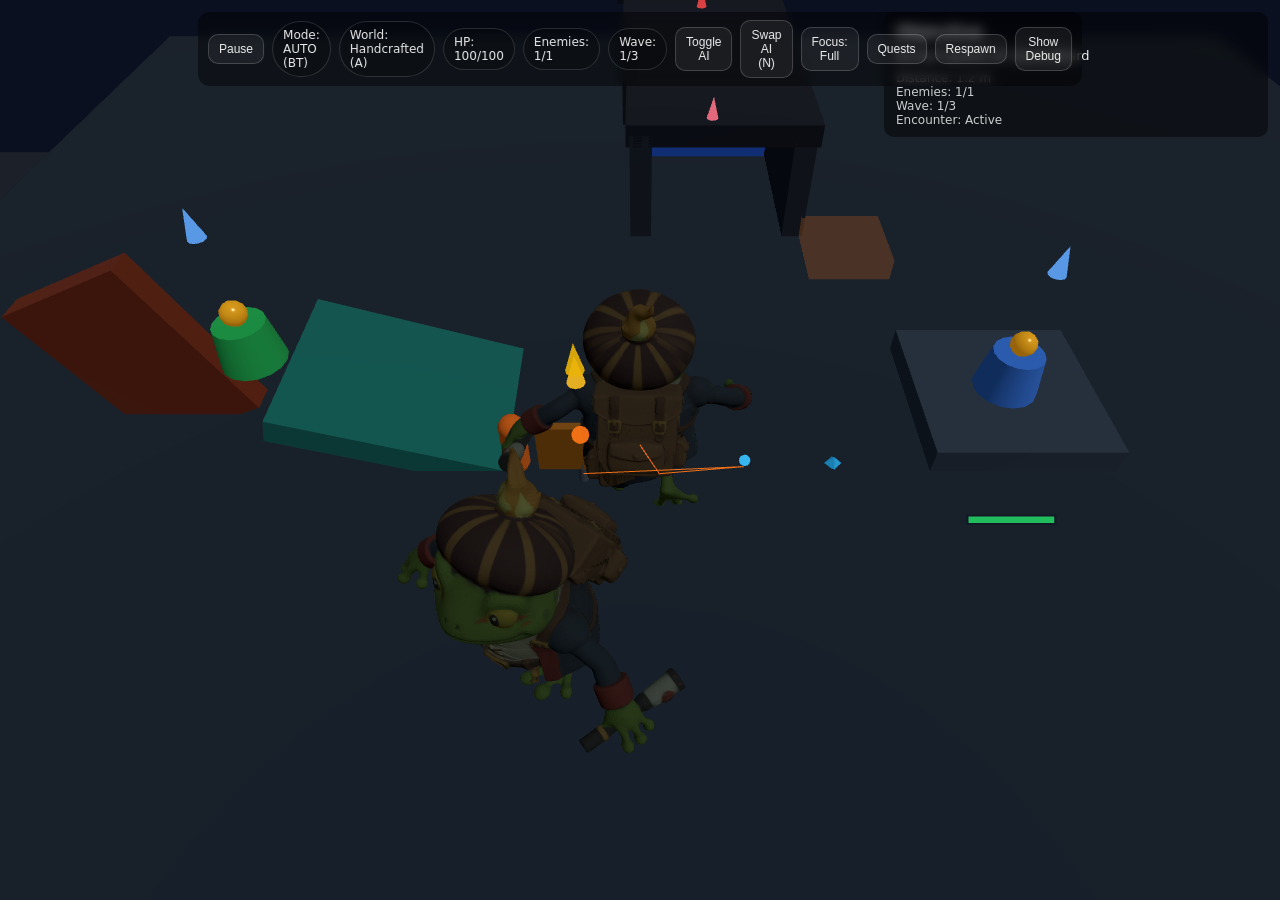
<file: index.html>
<!doctype html>
<!-- Declare HTML5 so the browser uses modern parsing and standards mode. -->
<html lang="en">
  <!-- Set language so accessibility tools and search engines treat text correctly. -->
  <head>
    <!-- Open the head so we can define metadata and the page title. -->
    <meta charset="UTF-8" />
    <!-- Use UTF-8 so all symbols (including CJK) render consistently. -->
    <link rel="icon" type="image/svg+xml" href="/3d-platformer-runner/vite.svg" />
    <!-- Reuse Vite's default icon until we add a game-specific one. -->
    <meta name="viewport" content="width=device-width, initial-scale=1.0" />
    <!-- Make the layout responsive on mobile and high-DPI screens. -->
    <title>Atlas Runner — 3D Platformer</title>
    <!-- Set a stable title so dev tabs and screenshots are easy to identify. -->
    <script type="module" crossorigin src="./assets/main-_UKVVIqu.js"></script>
    <link rel="modulepreload" crossorigin href="./assets/three-CQBaYB9S.js">
    <link rel="modulepreload" crossorigin href="./assets/three-examples-ByasbUl5.js">
    <link rel="modulepreload" crossorigin href="./assets/avatarPreset-C0o9pvEM.js">
    <link rel="modulepreload" crossorigin href="./assets/vendor-7OC5HNn7.js">
    <link rel="modulepreload" crossorigin href="./assets/react-lmzd-x2s.js">
    <link rel="stylesheet" crossorigin href="./assets/main-BARGCsqt.css">
  </head>
  <!-- Close the head so the browser can begin parsing body content. -->
  <body>
    <!-- Open the body which will host the React root element. -->
    <div id="root"></div>
    <!-- Provide a single mount node so React can render the app consistently. -->
    <!-- Load the Vite entry module so dev/build can bootstrap the app. -->
  </body>
  <!-- Close the body so the HTML document is well-formed. -->
</html>
<!-- Close the HTML root element to complete the document. -->
</file>
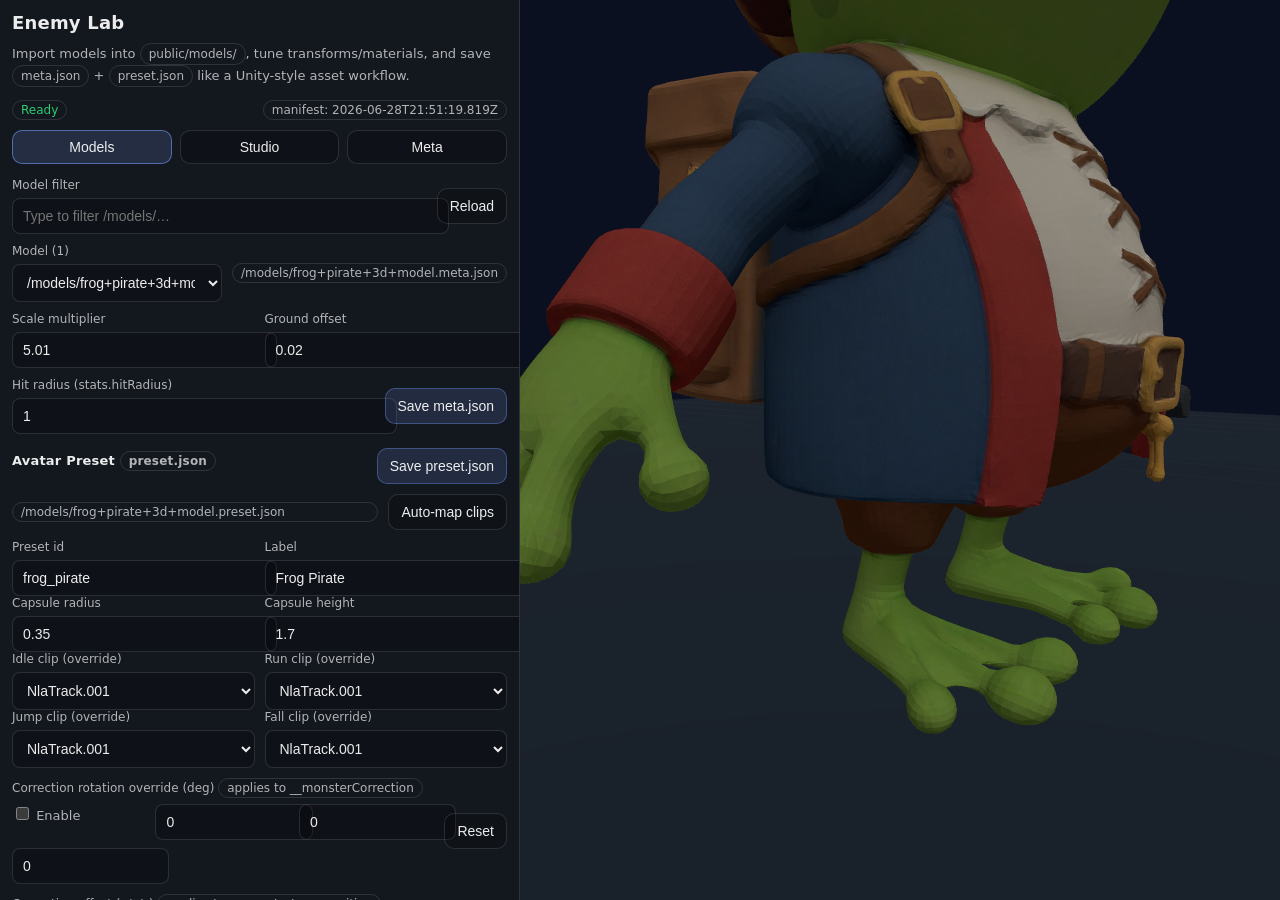
<file: enemy-lab.html>
<!doctype html>
<!-- Declare HTML5 so browsers use standards mode and Vite can treat this as an entry page. -->
<html lang="en">
  <!-- Set language so accessibility tools handle text correctly. -->
  <head>
    <!-- Provide metadata and the entry script for the Enemy Lab tool page. -->
    <meta charset="UTF-8" />
    <!-- Use UTF-8 so file names and UI text (including CJK) render consistently. -->
    <meta name="viewport" content="width=device-width, initial-scale=1.0" />
    <!-- Make the layout responsive so the lab is usable on different window sizes. -->
    <title>Enemy Lab</title>
    <!-- Set a clear title so the tab is easy to find while iterating like a Unity tool window. -->
    <script type="module" crossorigin src="./assets/enemyLab-CXitMrct.js"></script>
    <link rel="modulepreload" crossorigin href="./assets/three-CQBaYB9S.js">
    <link rel="modulepreload" crossorigin href="./assets/three-examples-ByasbUl5.js">
    <link rel="modulepreload" crossorigin href="./assets/avatarPreset-C0o9pvEM.js">
    <link rel="modulepreload" crossorigin href="./assets/vendor-7OC5HNn7.js">
    <link rel="modulepreload" crossorigin href="./assets/react-lmzd-x2s.js">
    <link rel="stylesheet" crossorigin href="./assets/enemyLab-DvmRGbip.css">
  </head>
  <body>
    <!-- Provide a single mount node so React can render the Enemy Lab UI. -->
    <div id="enemy-lab-root"></div>
    <!-- Load the Enemy Lab entry module so Vite can bundle it independently from the main game page. -->
  </body>
</html>
</file>
<file: assets/main-BARGCsqt.css>
:root{color:#e6e6e6;background:#0b1020;font-family:system-ui,-apple-system,Segoe UI,Roboto,sans-serif}html,body,#root{width:100%;height:100%;margin:0}.appRoot{position:relative;width:100%;height:100%;overflow:hidden}.threeViewport{position:absolute;inset:0}.debugOverlay{position:absolute;top:12px;left:12px;padding:10px 12px;border-radius:10px;background:#0000008c;-webkit-backdrop-filter:blur(6px);backdrop-filter:blur(6px);font-size:12px;line-height:1.4;-webkit-user-select:none;user-select:none}.debugOverlayTitle{font-weight:700;margin-bottom:6px}.debugOverlayRow{display:flex;gap:10px;align-items:baseline}.debugOverlayLabel{opacity:.75;min-width:48px}.debugOverlayValue{font-variant-numeric:tabular-nums}.questTrackerHud{position:absolute;top:12px;right:12px;width:min(360px,calc(100% - 24px));padding:10px 12px;border-radius:10px;background:#00000073;-webkit-backdrop-filter:blur(6px);backdrop-filter:blur(6px);color:#ffffffeb;-webkit-user-select:none;user-select:none}.questTrackerTitle{font-weight:800;letter-spacing:.2px;margin-bottom:6px}.questTrackerBody{font-size:13px;line-height:1.35;margin-bottom:6px}.questTrackerMeta{font-size:12px;opacity:.85;font-variant-numeric:tabular-nums}.questBoardOverlay{position:absolute;inset:0;display:flex;align-items:center;justify-content:center;z-index:400;background:#0000008c;-webkit-backdrop-filter:blur(6px);backdrop-filter:blur(6px)}.questBoardPanel{width:min(980px,calc(100% - 32px));max-height:calc(100% - 32px);overflow:auto;border-radius:14px;border:1px solid rgba(255,255,255,.12);background:#111827eb;padding:14px;color:#ffffffeb}.questBoardHeader{display:flex;gap:10px;align-items:center;justify-content:space-between;margin-bottom:10px}.questBoardTitle{font-size:16px;font-weight:800}.questBoardCurrency{opacity:.9;font-variant-numeric:tabular-nums}.questBoardSectionTitle{margin-top:10px;margin-bottom:6px;font-weight:700;opacity:.95}.questBoardList{display:flex;flex-direction:column;gap:8px}.questBoardRow{display:flex;gap:12px;align-items:flex-start;justify-content:space-between;padding:10px;border-radius:12px;border:1px solid rgba(255,255,255,.08);background:#00000040}.questBoardRowText{flex:1;min-width:0}.questBoardRowTitle{font-weight:800;margin-bottom:4px}.questBoardRowDesc{opacity:.88;margin-bottom:4px}.questBoardRowMeta{opacity:.78;font-size:12px;font-variant-numeric:tabular-nums}.questBoardRowActions{display:flex;flex-direction:column;gap:8px;align-items:stretch}.questBoardButton{appearance:none;border:1px solid rgba(255,255,255,.18);background:#ffffff0f;color:#ffffffeb;border-radius:10px;padding:8px 10px;cursor:pointer;font-size:12px}.questBoardButton:disabled{opacity:.4;cursor:not-allowed}.questBoardBadge{display:inline-block;padding:2px 8px;border-radius:999px;border:1px solid rgba(255,255,255,.14);background:#0000002e;font-size:11px;font-weight:700}.questBoardBadge-available{border-color:#3b82f680}.questBoardBadge-active{border-color:#eab30880}.questBoardBadge-readyToTurnIn{border-color:#22c55e80}.questBoardBadge-claimed{border-color:#94a3b880}.questBoardMessage{margin-bottom:10px;padding:8px 10px;border-radius:10px;background:#00000040;border:1px solid rgba(255,255,255,.12);font-size:12px}.questBoardFooter{margin-top:12px;display:flex;justify-content:flex-end}.gameHudBar{position:absolute;top:12px;left:50%;transform:translate(-50%);display:flex;gap:8px;align-items:center;padding:8px 10px;border-radius:12px;background:#0000006b;-webkit-backdrop-filter:blur(6px);backdrop-filter:blur(6px);-webkit-user-select:none;user-select:none;pointer-events:auto;z-index:200}.gameHudButton{appearance:none;border:1px solid rgba(255,255,255,.18);background:#ffffff0f;color:#ffffffeb;border-radius:10px;padding:7px 10px;font-size:12px;cursor:pointer}.gameHudButton:disabled{opacity:.35;cursor:not-allowed}.gameHudPill{padding:6px 10px;border-radius:999px;border:1px solid rgba(255,255,255,.14);background:#0000002e;color:#ffffffe6;font-size:12px;font-variant-numeric:tabular-nums}.gameMenuOverlay{position:absolute;inset:0;display:flex;align-items:center;justify-content:center;background:#000000a6;-webkit-backdrop-filter:blur(8px);backdrop-filter:blur(8px);z-index:500}.gameMenuPanel{width:min(520px,calc(100% - 24px));border-radius:16px;padding:18px;background:#0a0e18eb;border:1px solid rgba(255,255,255,.12);color:#ffffffed;box-shadow:0 20px 70px #0000008c}.gameMenuTitle{font-size:22px;font-weight:900;letter-spacing:.2px;margin-bottom:6px}.gameMenuSubtitle{font-size:13px;opacity:.85;margin-bottom:14px}.gameMenuSectionTitle{font-size:12px;font-weight:800;opacity:.78;text-transform:uppercase;letter-spacing:.12em;margin-top:12px;margin-bottom:8px}.gameMenuBody{font-size:13px;line-height:1.5;opacity:.9}.gameMenuButtons{display:flex;flex-wrap:wrap;gap:10px}.gameMenuButton,.gameMenuPrimary{appearance:none;border:1px solid rgba(255,255,255,.18);background:#ffffff0f;color:#ffffffeb;border-radius:12px;padding:10px 12px;cursor:pointer;font-size:13px;font-weight:700}.gameMenuPrimary{border-color:#3b82f68c;background:#3b82f624}.gameMenuButton:hover,.gameMenuPrimary:hover{background:#ffffff17}.gameMenuRow{display:flex;align-items:baseline;justify-content:space-between;gap:10px;margin-bottom:8px}.gameMenuRowLabel{opacity:.8;font-size:13px}.gameMenuRowValue{font-variant-numeric:tabular-nums;font-size:13px}.gameMenuSlider{width:100%;margin:6px 0 14px}.combatFeedbackToast{position:absolute;left:50%;bottom:20px;transform:translate(-50%);padding:8px 12px;border-radius:10px;border:1px solid rgba(255,255,255,.16);background:#0000007a;color:#fffffff2;font-size:12px;font-weight:700;font-variant-numeric:tabular-nums;pointer-events:none;z-index:320}.damageFlashOverlay{position:absolute;inset:0;pointer-events:none;background:radial-gradient(circle at center,#ff202014,#ff20206b);z-index:260}.attackFlashOverlay{position:absolute;inset:0;pointer-events:none;background:radial-gradient(circle at center,#ffffff14,#ffffff40);z-index:255}
</file>
<file: assets/enemyLab-DvmRGbip.css>
:root{color-scheme:dark;--bg: #0f1115;--panel: rgba(20, 24, 32, .92);--border: rgba(255, 255, 255, .12);--text: rgba(255, 255, 255, .92);--muted: rgba(255, 255, 255, .68);--accent: #7aa2ff;--good: #2ecc71;--bad: #ff5a5a;--warn: #ffd166}html,body,#enemy-lab-root{width:100%;height:100%;margin:0;background:var(--bg);color:var(--text);font-family:system-ui,-apple-system,Segoe UI,Roboto,sans-serif;overflow:hidden}.enemyLabApp{position:fixed;inset:0;display:grid;grid-template-columns:minmax(420px,520px) 1fr}.enemyLabPanel{background:var(--panel);border-right:1px solid var(--border);overflow:auto;padding:12px}.enemyLabViewport{position:relative;overflow:hidden}.enemyLabCanvasHost{position:absolute;inset:0}.enemyLabTitle{margin:0 0 10px;font-size:18px;font-weight:650;letter-spacing:.2px}.enemyLabMuted{color:var(--muted);font-size:13px;line-height:1.35}.enemyLabRow{margin:10px 0;display:grid;grid-template-columns:1fr auto;gap:10px;align-items:center}.enemyLabGrid2{display:grid;grid-template-columns:1fr 1fr;gap:10px}.enemyLabGrid3{display:grid;grid-template-columns:1fr 1fr 1fr;gap:8px}.enemyLabLabel{display:block;font-size:12px;color:var(--muted);margin-bottom:6px}.enemyLabInput,.enemyLabSelect,.enemyLabTextarea{width:100%;background:#0003;color:var(--text);border:1px solid var(--border);border-radius:8px;padding:9px 10px;font-size:14px;outline:none}.enemyLabTextarea{min-height:200px;resize:vertical;font-family:ui-monospace,SFMono-Regular,Menlo,Monaco,Consolas,Liberation Mono,Courier New,monospace;font-size:13px;line-height:1.35}.enemyLabButton{background:#7aa2ff26;border:1px solid rgba(122,162,255,.35);color:var(--text);padding:9px 12px;border-radius:10px;cursor:pointer;font-size:14px}.enemyLabButton:hover{background:#7aa2ff38}.enemyLabButtonSecondary{background:#0000002e;border:1px solid var(--border)}.enemyLabPill{display:inline-block;padding:2px 8px;border:1px solid var(--border);border-radius:999px;font-size:12px;color:var(--muted);white-space:nowrap}.enemyLabStatusOk{color:var(--good)}.enemyLabStatusWarn{color:var(--warn)}.enemyLabStatusBad{color:var(--bad)}.enemyLabTabs{display:grid;grid-template-columns:1fr 1fr 1fr;gap:8px;margin:10px 0 14px}.enemyLabTabButton{background:#0003;border:1px solid var(--border);color:var(--text);padding:8px 10px;border-radius:10px;cursor:pointer;font-size:14px}.enemyLabTabButtonActive{border-color:#7aa2ff8c;background:#7aa2ff29}.enemyLabHierarchy{border:1px solid var(--border);border-radius:10px;background:#0000002e;padding:6px;max-height:280px;overflow:auto}.enemyLabHierarchyRow{display:grid;grid-template-columns:1fr auto;gap:8px;align-items:center;padding:4px 8px;border-radius:8px;cursor:pointer;-webkit-user-select:none;user-select:none}.enemyLabHierarchyRow:hover{background:#ffffff0f}.enemyLabHierarchyRowSelected{border:1px solid rgba(122,162,255,.55);background:#7aa2ff24}.enemyLabHierarchyName{overflow:hidden;text-overflow:ellipsis;white-space:nowrap}.enemyLabIndent{display:inline-block;width:12px}
</file>
